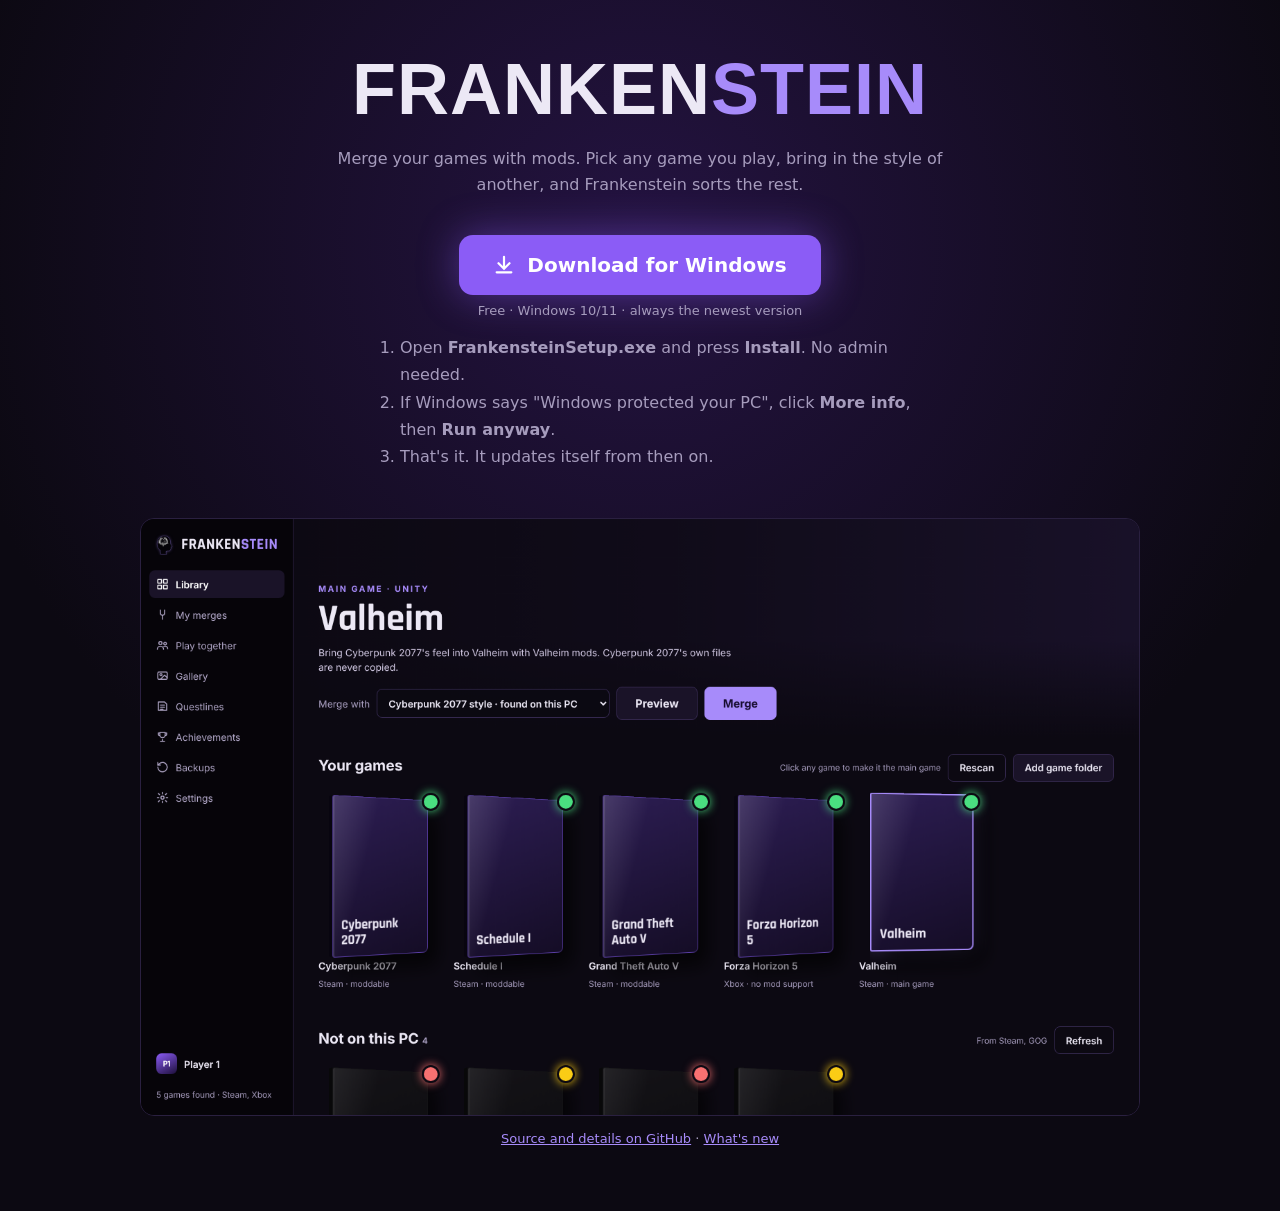
<file: docs/index.html>
<!doctype html>
<html lang="en">
<head>
<meta charset="utf-8">
<meta name="viewport" content="width=device-width, initial-scale=1">
<title>Frankenstein</title>
<meta name="description" content="Frankenstein: a Windows game launcher that merges games with mods, that works with any game.">
<style>
  :root { --bg: #0c0912; --panel: #120d1c; --line: #2a2040; --text: #ece8f5; --muted: #a69cbd; --accent: #a78bfa; --accent-strong: #8b5cf6; }
  * { box-sizing: border-box; }
  body { margin: 0; min-height: 100vh; background: radial-gradient(circle at 50% 20%, #241341 0%, var(--bg) 60%); color: var(--text);
    font-family: Inter, "Segoe UI", system-ui, sans-serif; display: flex; flex-direction: column; align-items: center; padding: 48px 16px; }
  h1 { font-family: Rajdhani, "Segoe UI", sans-serif; font-size: clamp(40px, 9vw, 72px); letter-spacing: 1px; margin: 0; }
  h1 span { color: var(--accent); }
  p { color: var(--muted); max-width: 620px; text-align: center; line-height: 1.6; }
  .btn { display: inline-flex; align-items: center; gap: 12px; margin: 22px 0 8px; padding: 18px 34px; border-radius: 14px; background: var(--accent-strong);
    color: #fff; font-size: 20px; font-weight: 700; text-decoration: none; box-shadow: 0 0 40px rgba(139,92,246,.45); }
  .btn:hover { background: #7c4ddb; }
  .btn:focus-visible { outline: 3px solid var(--text); outline-offset: 3px; }
  .small { font-size: 13px; }
  img.shot { width: min(1000px, 100%); margin-top: 32px; border-radius: 14px; border: 1px solid var(--line); }
  ol { color: var(--muted); max-width: 560px; line-height: 1.7; }
  a { color: var(--accent); }
</style>
</head>
<body>
  <h1>FRANKEN<span>STEIN</span></h1>
  <p>Merge your games with mods. Pick any game you play, bring in the style of another, and Frankenstein sorts the rest.</p>
  <a class="btn" href="https://github.com/LKZ007/game-merger/releases/latest/download/FrankensteinSetup.exe">
    <svg width="22" height="22" viewBox="0 0 24 24" fill="none" stroke="currentColor" stroke-width="2.4" stroke-linecap="round" aria-hidden="true"><path d="M12 3v12M6 10l6 6 6-6M4 20h16"/></svg>
    Download for Windows</a>
  <div class="small" style="color:var(--muted)">Free · Windows 10/11 · always the newest version</div>
  <ol>
    <li>Open <strong>FrankensteinSetup.exe</strong> and press <strong>Install</strong>. No admin needed.</li>
    <li>If Windows says "Windows protected your PC", click <strong>More info</strong>, then <strong>Run anyway</strong>.</li>
    <li>That's it. It updates itself from then on.</li>
  </ol>
  <img class="shot" src="screenshot.png" alt="Frankenstein's library with games as 3D boxes and a colour on each for how fun the merge would be">
  <p class="small"><a href="https://github.com/LKZ007/game-merger">Source and details on GitHub</a> · <a href="https://github.com/LKZ007/game-merger/blob/main/CHANGELOG.md">What's new</a></p>
</body>
</html>
</file>
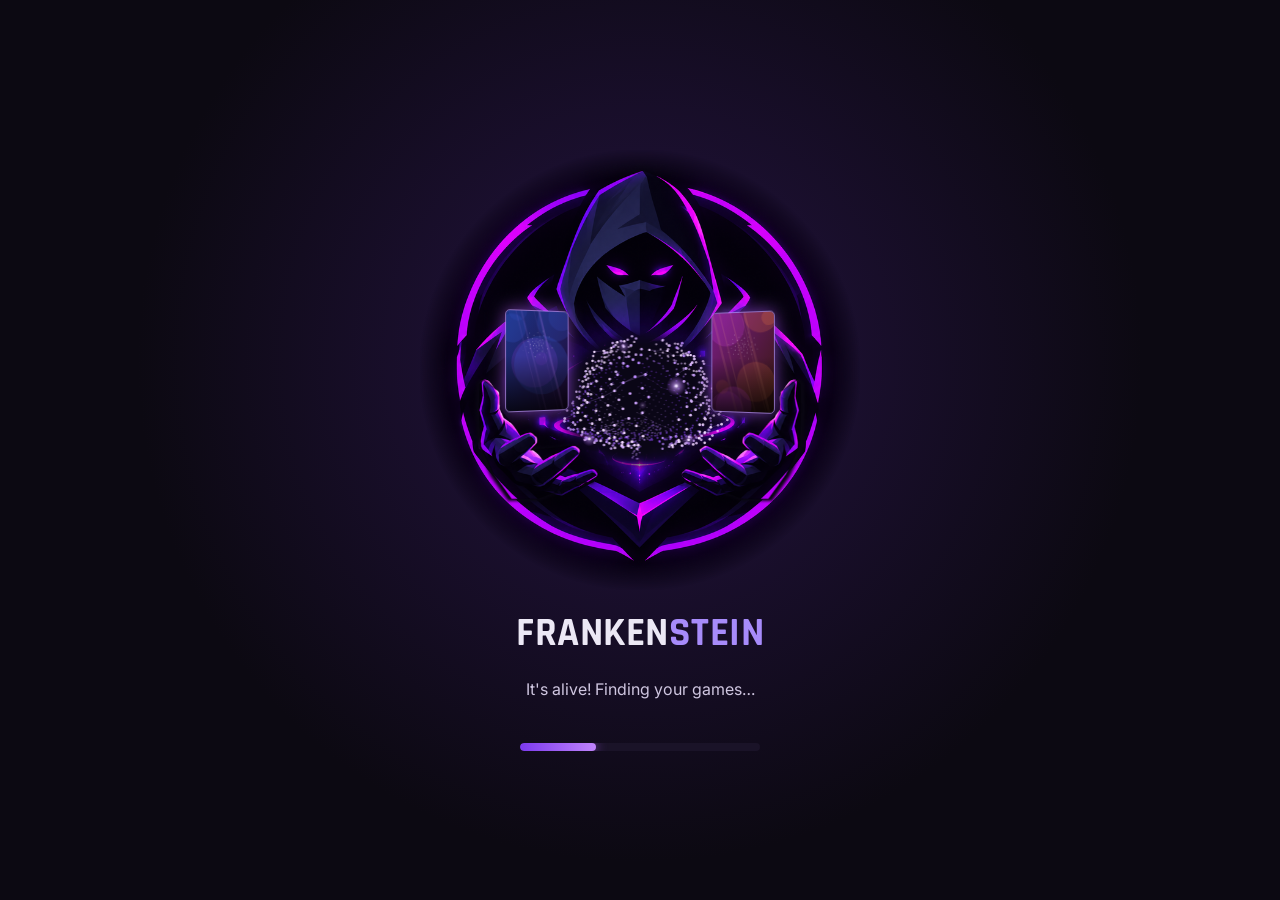
<file: gamemerger/web/index.html>
<!doctype html>
<html lang="en">
<head>
<meta charset="utf-8">
<meta name="viewport" content="width=device-width, initial-scale=1">
<title>Frankenstein</title>
<link rel="icon" href="logo/icon.png">
<link rel="preconnect" href="https://fonts.googleapis.com">
<link href="https://fonts.googleapis.com/css2?family=Rajdhani:wght@600;700&family=Inter:wght@400;500;600;700&display=swap" rel="stylesheet">
<script>
  // Every start loads this version's own scripts and styles fresh (never an older copy the web view kept)
  window.PAGE_BUILD = "3.54.3";
  window.ASSET_V = window.PAGE_BUILD + "-" + Date.now();
  document.write('<link rel="stylesheet" href="app.css?v=' + window.ASSET_V + '">');
</script>
</head>
<body>
<div class="splash" id="splash" role="status" aria-live="polite">
  <div class="splash-stage" id="splashStage" aria-label="Frankenstein" role="img">
    <img class="sp-base" src="logo/base.png" alt="">
    <canvas class="brain sp-brain" data-brain="front" aria-hidden="true"></canvas>
    <div class="sp-cover l" id="spCoverL"><div class="sp-card"></div></div>
    <div class="sp-cover r" id="spCoverR"><div class="sp-card"></div></div>
    <img class="sp-hand l" id="spHandL" src="logo/hand_l.png" alt="">
    <img class="sp-hand r" id="spHandR" src="logo/hand_r.png" alt="">
  </div>
  <div class="logo splash-logo">FRANKEN<span>STEIN</span></div>
  <div class="splash-line" id="splashLine">It's alive! Finding your games…</div>
  <div class="bar splash-bar" role="progressbar" aria-valuemin="0" aria-valuemax="100"><div id="splashFill"></div></div>
</div>
<canvas class="splash-burst" id="splashBurst" aria-hidden="true"></canvas>
<div class="winbar hidden" id="winbar">
  <div class="grow"></div>
  <button class="win-btn" id="winMin" aria-label="Minimise" title="Minimise"><svg viewBox="0 0 24 24" aria-hidden="true"><path d="M6 12h12"/></svg></button>
  <button class="win-btn" id="winFull" aria-label="Full screen" title="Full screen (F11)"><svg viewBox="0 0 24 24" aria-hidden="true"><path class="to-full" d="M4 9V4h5M20 9V4h-5M4 15v5h5M20 15v5h-5"/><path class="to-window" d="M9 4v5H4M15 4v5h5M9 20v-5H4M15 20v-5h5"/></svg></button>
  <button class="win-btn close" id="winClose" aria-label="Close" title="Close"><svg viewBox="0 0 24 24" aria-hidden="true"><path d="M6 6l12 12M18 6 6 18"/></svg></button>
</div>
<div class="app">
  <nav class="nav" aria-label="Main">
    <div class="logo"><img class="logo-brain" src="logo/icon.png" alt="" aria-hidden="true">FRANKEN<span>STEIN</span></div>
    <button class="nav-item active" data-view="library"><svg viewBox="0 0 24 24" aria-hidden="true"><rect x="3" y="3" width="7" height="7"/><rect x="14" y="3" width="7" height="7"/><rect x="3" y="14" width="7" height="7"/><rect x="14" y="14" width="7" height="7"/></svg>Library</button>
    <button class="nav-item" data-view="merges"><svg viewBox="0 0 24 24" aria-hidden="true"><path d="M8 3v6a4 4 0 0 0 8 0V3"/><path d="M12 13v8"/></svg>My merges</button>
    <button class="nav-item" data-view="party"><svg viewBox="0 0 24 24" aria-hidden="true"><circle cx="8" cy="8" r="3"/><circle cx="17" cy="9" r="2.5"/><path d="M2 20c0-3.3 2.7-6 6-6s6 2.7 6 6"/><path d="M14.5 14.5c.8-.3 1.6-.5 2.5-.5 2.8 0 5 2.2 5 5"/></svg>Play together</button>
    <button class="nav-item" data-view="gallery"><svg viewBox="0 0 24 24" aria-hidden="true"><rect x="3" y="5" width="18" height="14" rx="2"/><circle cx="9" cy="10" r="2"/><path d="m21 16-5-5-8 8"/></svg>Gallery</button>
    <button class="nav-item" data-view="quests"><svg viewBox="0 0 24 24" aria-hidden="true"><path d="M4 4h12l4 4v12H4z"/><path d="M8 10h8M8 14h8M8 18h5"/></svg>Questlines</button>
    <button class="nav-item" data-view="awards"><svg viewBox="0 0 24 24" aria-hidden="true"><path d="M8 21h8M12 17v4M7 4h10v5a5 5 0 0 1-10 0z"/><path d="M17 5h3v2a3 3 0 0 1-3 3M7 5H4v2a3 3 0 0 0 3 3"/></svg>Achievements</button>
    <button class="nav-item" data-view="backups"><svg viewBox="0 0 24 24" aria-hidden="true"><path d="M3 12a9 9 0 1 0 3-6.7L3 8"/><path d="M3 3v5h5"/></svg>Backups</button>
    <button class="nav-item" data-view="settings"><svg viewBox="0 0 24 24" aria-hidden="true"><circle cx="12" cy="12" r="3"/><path d="M12 2v3M12 19v3M4.2 4.2l2.1 2.1M17.7 17.7l2.1 2.1M2 12h3M19 12h3M4.2 19.8l2.1-2.1M17.7 6.3l2.1-2.1"/></svg>Settings</button>
    <div class="grow"></div>
    <button class="nav-item" id="navUpdate" title="Check GitHub for a newer Frankenstein right now"><svg viewBox="0 0 24 24" aria-hidden="true"><path d="M12 3v12"/><path d="m7 10 5 5 5-5"/><path d="M4 20h16"/></svg><span>Check for updates</span></button>
    <button class="me-chip" id="meChip"></button>
    <div class="nav-foot" id="navFoot">Looking for games…</div>
  </nav>

  <main class="main" id="main">
    <section class="view" id="view-library"></section>
    <section class="view hidden" id="view-setup"></section>
    <section class="view hidden" id="view-merges"></section>
    <section class="view hidden" id="view-party"></section>
    <section class="view hidden" id="view-gallery"></section>
    <section class="view hidden" id="view-quests"></section>
    <section class="view hidden" id="view-awards"></section>
    <section class="view hidden" id="view-backups"></section>
    <section class="view hidden" id="view-settings"></section>
  </main>

</div>

<div class="modal hidden" id="modal" role="dialog" aria-modal="true" aria-labelledby="modalTitle">
  <div class="modal-box">
    <h2 id="modalTitle"></h2>
    <div id="modalBody"></div>
    <div class="modal-actions" id="modalActions"></div>
  </div>
</div>
<div class="toast hidden" id="toast" role="status"></div>

<script>
  ["brain.js", "app.js", "gamepad.js"].forEach(function (f) { document.write('<script src="' + f + '?v=' + window.ASSET_V + '"><\/script>'); });
</script>
<script>
  // The startup screen can never keep you out: Skip after a few seconds (or Esc / a click), gone by itself
  // after 30, and a script error or mixed-up install is shown and reported instead of a frozen screen.
  (function () {
    var t0 = Date.now(), errors = [];
    function splash() { var s = document.getElementById("splash"); return s && !s.classList.contains("gone") ? s : null; }
    function line(text) { var l = document.getElementById("splashLine"); if (l) l.textContent = text; }
    function report(text) {
      try { if (window.pywebview && window.pywebview.api && window.pywebview.api.report_js_error) window.pywebview.api.report_js_error(text); } catch (e) {}
    }
    function skip() {
      var s = splash();
      if (!s) return;
      s.classList.add("gone");
      setTimeout(function () { if (s.parentNode) s.parentNode.removeChild(s); }, 700);
    }
    window.skipSplash = skip;
    window.addEventListener("error", function (e) {
      var text = (e && e.message ? e.message : "script error") + (e && e.filename ? " (" + e.filename.split("/").pop().split("?")[0] + ":" + e.lineno + ")" : "");
      errors.push(text);
      report(text);
      if (splash()) { line("Something went wrong starting up: " + text + ". Opening anyway…"); setTimeout(skip, 2500); }
    });
    window.addEventListener("keydown", function (e) { if (e.key === "Escape" && Date.now() - t0 > 1500) skip(); });
    var btn = document.createElement("button");
    btn.className = "btn ghost splash-skip";
    btn.textContent = "Skip";
    btn.onclick = skip;
    var tick = setInterval(function () {
      var s = splash(), age = (Date.now() - t0) / 1000;
      if (!s) return clearInterval(tick);
      if (age > 2 && window.APP_BUILD !== window.PAGE_BUILD) {
        // the page and its script are from different versions: say so, open, and let the self-check repair it
        line("Frankenstein's files are from two different versions. Opening anyway; Settings > Repair fixes it.");
        report("mixed install: page " + window.PAGE_BUILD + ", script " + (window.APP_BUILD || "old"));
        clearInterval(tick);
        return setTimeout(skip, 3000);
      }
      if (age > 6 && !btn.parentNode) s.appendChild(btn);
      if (age > 30) { report("startup took over 30 s"); skip(); }
    }, 500);
  })();
</script>
</body>
</html>
</file>
<file: gamemerger/web/app.css>
:root {
  --bg: #0c0912;
  --bg-deep: #060409;
  --panel: #120d1c;
  --card: #1a1328;
  --card-2: #221838;
  --line: #2a2040;
  --line-2: #3a2d57;
  --text: #ece8f5;
  --text-2: #cfc6e0;
  --muted: #a69cbd;
  --accent: #a78bfa;
  --accent-strong: #8b5cf6;
  --accent-ink: #160b2e;
  --violet-glow: rgba(167, 139, 250, 0.35);
  --good: #86d6a8;
  --warn-bg: #22163d;
  --warn-line: #6d4fc4;
  --bad: #f0a3b8;
  --display: Rajdhani, "Segoe UI", sans-serif;
  --body: Inter, "Segoe UI", system-ui, sans-serif;
}

* { box-sizing: border-box; }
html, body { margin: 0; height: 100%; background: var(--bg); color: var(--text); font-family: var(--body); font-size: 14px; }
button, input, select { font: inherit; color: inherit; }
button { cursor: pointer; }
svg { width: 18px; height: 18px; fill: none; stroke: currentColor; stroke-width: 2; stroke-linecap: round; stroke-linejoin: round; flex-shrink: 0; }
a { color: #c4b5fd; }
a:hover { color: #ddd6fe; }
.hidden { display: none !important; }
.grow { flex-grow: 1; }
.sr-only { position: absolute; width: 1px; height: 1px; overflow: hidden; clip: rect(0 0 0 0); white-space: nowrap; }
:focus-visible { outline: 2px solid var(--accent); outline-offset: 2px; }
::-webkit-scrollbar { width: 10px; height: 10px; }
::-webkit-scrollbar-thumb { background: #2c2242; border-radius: 10px; border: 2px solid var(--bg); }
::-webkit-scrollbar-track { background: transparent; }

.app { display: flex; height: 100vh; overflow: hidden; }

/* ---------- navigation ---------- */
.nav { width: 220px; flex-shrink: 0; background: var(--bg-deep); border-right: 1px solid var(--line); display: flex; flex-direction: column; gap: 4px; padding: 22px 12px; }
.logo { font-family: var(--display); font-weight: 700; font-size: 22px; letter-spacing: .5px; padding: 0 8px 18px; white-space: nowrap; }
.logo span { color: var(--accent); }
.nav-item { display: flex; align-items: center; gap: 10px; width: 100%; padding: 11px 10px; border: 0; border-radius: 8px; background: transparent; color: #b0a6c6; text-align: left; font-size: 14px; }
.nav-item:hover { background: #140e20; color: var(--text); }
.nav-item.active { background: var(--card); color: #fff; font-weight: 600; }
.pill { margin-left: auto; font-size: 10px; font-weight: 700; letter-spacing: .5px; text-transform: uppercase; color: var(--accent); border: 1px solid var(--line-2); border-radius: 999px; padding: 2px 7px; }
.nav-foot { font-size: 12px; color: var(--muted); padding: 10px 10px 0; }

/* ---------- main ---------- */
.main { flex-grow: 1; min-width: 0; overflow-y: auto; }
.view { min-height: 100%; }
.page { padding: 28px 36px 40px; display: flex; flex-direction: column; gap: 20px; max-width: 1200px; }
.page h1 { margin: 0; font-family: var(--display); font-size: 34px; font-weight: 700; letter-spacing: .3px; }
.page h2 { margin: 0; font-family: var(--display); font-size: 22px; font-weight: 700; letter-spacing: .3px; }
.lede { color: var(--muted); margin: -10px 0 0; max-width: 720px; line-height: 1.5; }

.btn { display: inline-flex; align-items: center; justify-content: center; gap: 8px; min-height: 40px; padding: 9px 16px; border-radius: 8px; border: 1px solid var(--line-2); background: var(--card); color: var(--text); font-weight: 600; font-size: 14px; }
.btn:hover { border-color: #5a4688; background: var(--card-2); }
.btn.primary { background: var(--accent); border-color: var(--accent); color: var(--accent-ink); }
.btn.primary:hover { background: #b9a2ff; }
.btn.big { min-height: 48px; padding: 12px 26px; font-size: 16px; font-weight: 700; }
.btn.ghost { background: transparent; }
.btn.danger { color: var(--bad); }
.btn:disabled { opacity: .5; cursor: not-allowed; }
.icon-btn { width: 40px; height: 40px; display: inline-flex; align-items: center; justify-content: center; background: transparent; border: 0; border-radius: 8px; color: var(--muted); }
.icon-btn:hover { background: var(--card); color: var(--text); }

.card { background: var(--panel); border: 1px solid var(--line); border-radius: 14px; padding: 18px 20px; }
.field { display: flex; flex-direction: column; gap: 6px; }
.field label, .label { font-size: 12px; font-weight: 600; letter-spacing: .4px; color: var(--muted); text-transform: uppercase; }
.input, select.input { background: var(--card); border: 1px solid var(--line-2); border-radius: 8px; padding: 10px 12px; color: var(--text); min-height: 42px; width: 100%; }
.input:focus { border-color: var(--accent); outline: none; }
.row { display: flex; gap: 10px; align-items: center; flex-wrap: wrap; }
.muted { color: var(--muted); }
.small { font-size: 12px; }
.note { background: var(--warn-bg); border: 1px solid var(--warn-line); color: #ddd6fe; border-radius: 10px; padding: 10px 14px; line-height: 1.5; }
.empty { color: var(--muted); padding: 28px; text-align: center; border: 1px dashed var(--line-2); border-radius: 14px; }

/* ---------- banner ---------- */
.banner { position: relative; min-height: 320px; display: flex; align-items: flex-end; padding: 30px 36px; background: #1d1430; overflow: hidden; }
.banner-art { position: absolute; inset: 0; background-size: cover; background-position: center 25%; opacity: .45; filter: saturate(.8); }
.banner-shade { position: absolute; inset: 0; background: linear-gradient(90deg, rgba(12,9,18,.96) 0%, rgba(12,9,18,.75) 45%, rgba(12,9,18,.25) 100%), linear-gradient(0deg, rgba(12,9,18,1) 0%, rgba(12,9,18,0) 45%); }
.banner-content { position: relative; display: flex; flex-direction: column; gap: 10px; max-width: 760px; }
.eyebrow { font-size: 12px; font-weight: 700; color: var(--accent); letter-spacing: 2.4px; text-transform: uppercase; }
.banner h1 { margin: 0; font-family: var(--display); font-size: 54px; line-height: 1; font-weight: 700; }
.banner p { margin: 0; color: var(--text-2); line-height: 1.5; max-width: 620px; }
.banner .row { margin-top: 8px; }
.banner select.input { width: auto; min-width: 320px; font-weight: 600; background: rgba(12,9,18,.85); }

/* ---------- 3D game cases ---------- */
.shelf { padding: 6px 36px 36px; display: flex; flex-direction: column; gap: 16px; }
.shelf-head { display: flex; align-items: baseline; justify-content: space-between; gap: 12px; flex-wrap: wrap; }
.grid { display: grid; grid-template-columns: repeat(auto-fill, minmax(150px, 1fr)); gap: 26px 22px; }
.tile { display: flex; flex-direction: column; gap: 8px; background: none; border: 0; padding: 0; text-align: left; color: inherit; }
.tile-name { font-weight: 600; font-size: 14px; line-height: 1.3; }
.tile-sub { font-size: 12px; color: var(--muted); }
.case { perspective: 900px; padding: 0 6px 0 16px; }
.case-inner { position: relative; aspect-ratio: 2 / 3; transform-style: preserve-3d; transform: rotateY(24deg); transition: transform .35s ease; }
.tile:hover .case-inner, .tile:focus-visible .case-inner, .tile.selected .case-inner { transform: rotateY(8deg) translateY(-6px); }
.case .spine { position: absolute; left: 0; top: 0; width: 16px; height: 100%; transform-origin: left center; transform: rotateY(90deg); background: #120b22; background-size: cover; background-position: left center; filter: brightness(.45); border-radius: 2px 0 0 2px; }
.case .face { position: absolute; inset: 0; border-radius: 3px 8px 8px 3px; background: var(--card-2); background-size: cover; background-position: center; border: 1px solid var(--line); box-shadow: 16px 20px 30px rgba(0,0,0,.7), inset 2px 0 0 rgba(255,255,255,.12); overflow: hidden; }
.case .face::after { content: ""; position: absolute; inset: 0; background: linear-gradient(105deg, rgba(255,255,255,.14) 0%, rgba(255,255,255,0) 35%); pointer-events: none; }
.case .face.placeholder { display: flex; align-items: flex-end; padding: 12px; font-family: var(--display); font-size: 20px; font-weight: 700; line-height: 1.05; background: linear-gradient(160deg, #2c1d52, #150d26); }
.tile.base .face { border-color: #5b3fa8; }
.tile.selected .face { border: 2px solid var(--accent); box-shadow: 16px 20px 30px rgba(0,0,0,.7), 0 0 26px var(--violet-glow); }
.case.small { width: 72px; padding: 0 4px 0 10px; }
.case.small .spine { width: 10px; }

/* ---------- merge setup ---------- */
.setup-head { display: flex; align-items: center; gap: 18px; }
.setup-head .case { width: 96px; }
.versus { font-family: var(--display); font-size: 30px; font-weight: 700; color: var(--accent); }
.section-title { display: flex; align-items: center; gap: 10px; margin-bottom: 12px; }
.step { width: 26px; height: 26px; border-radius: 50%; background: var(--accent); color: var(--accent-ink); font-weight: 700; display: inline-flex; align-items: center; justify-content: center; font-size: 13px; }
.check { display: flex; align-items: center; gap: 10px; padding: 8px 0; }
.check input { width: 18px; height: 18px; accent-color: var(--accent); }
.slot { display: flex; flex-direction: column; gap: 8px; padding: 12px 0; border-top: 1px solid var(--line); }
.slot:first-of-type { border-top: 0; }
.slot-head { display: flex; align-items: center; gap: 10px; flex-wrap: wrap; }
.slot-name { font-weight: 600; flex-grow: 1; }
.file { display: flex; align-items: center; gap: 10px; background: var(--card); border: 1px solid var(--line); border-radius: 8px; padding: 6px 6px 6px 12px; }
.file .name { font-weight: 500; }
.file .info { font-size: 12px; color: var(--muted); flex-grow: 1; }
.file .info.bad { color: var(--bad); }
.modes { display: grid; grid-template-columns: repeat(3, minmax(0, 1fr)); gap: 12px; }
.mode { display: flex; flex-direction: column; gap: 4px; text-align: left; background: var(--card); border: 1px solid var(--line-2); border-radius: 10px; padding: 12px 14px; color: var(--text); }
.mode.on { border: 2px solid var(--accent); padding: 11px 13px; }
.mode strong { font-size: 14px; }
.mode span { font-size: 12px; color: var(--muted); line-height: 1.45; }
.two { display: grid; grid-template-columns: minmax(0, 1fr) minmax(0, 1.4fr); gap: 14px; }

/* ---------- merges list ---------- */
.merge { display: flex; gap: 18px; align-items: center; }
.merge-info { flex-grow: 1; min-width: 0; display: flex; flex-direction: column; gap: 4px; }
.merge-name { font-family: var(--display); font-size: 22px; font-weight: 700; }
.merge { padding: 22px 24px; gap: 24px; }
.merge-actions { display: flex; flex-direction: column; gap: 10px; align-items: stretch; width: 380px; flex-shrink: 0; }
.merge-row .btn { white-space: nowrap; padding-left: 10px; padding-right: 10px; }
.merge-actions .play-big { font-size: 20px; padding: 16px 22px; border-radius: 12px; letter-spacing: .5px; box-shadow: 0 8px 28px var(--violet-glow); }
.merge-row { display: flex; gap: 8px; }
.merge-row > .btn, .merge-row > .more { flex: 1; }
.merge-row .more > .btn { width: 100%; }
.more { position: relative; }
.more-menu { position: absolute; right: 0; top: calc(100% + 6px); z-index: 15; min-width: 220px; padding: 6px; border-radius: 12px;
  background: var(--card-2); border: 1px solid var(--line); box-shadow: 0 18px 40px rgba(0,0,0,.6); display: flex; flex-direction: column; }
.more-menu[hidden] { display: none; }
.more-menu button { all: unset; cursor: pointer; padding: 9px 12px; border-radius: 8px; font-size: 14px; color: var(--text); }
.more-menu button:hover, .more-menu button:focus-visible { background: rgba(139,92,246,.22); }
.more-menu button.danger { color: #ff8a8a; }
.more-menu hr { border: 0; border-top: 1px solid var(--line); margin: 6px 4px; width: auto; }
.ingame { line-height: 1.45; padding: 8px 10px; border-radius: 10px; background: rgba(139,92,246,.10); border: 1px solid rgba(139,92,246,.25); }
.ingame.muted { background: none; border-color: var(--line); }
.ingame.warn { background: rgba(245,158,11,.10); border-color: rgba(245,158,11,.4); margin-top: 6px; }
@media (max-width: 900px) { .merge { flex-wrap: wrap; } .merge-actions { width: 100%; } }
.tag { display: inline-block; font-size: 11px; font-weight: 600; padding: 2px 8px; border-radius: 999px; background: var(--card-2); color: var(--text-2); }

/* ---------- progress / modal / toast ---------- */
.modal { position: fixed; inset: 0; background: rgba(4,2,8,.72); display: flex; align-items: center; justify-content: center; z-index: 20; padding: 20px; }
.modal-box { width: min(620px, 100%); max-height: 90vh; overflow: auto; background: var(--panel); border: 1px solid var(--line-2); border-radius: 16px; padding: 22px 24px; display: flex; flex-direction: column; gap: 14px; }
.modal-box h2 { margin: 0; font-family: var(--display); font-size: 26px; }
.modal-actions { display: flex; justify-content: flex-end; gap: 10px; flex-wrap: wrap; }
.bar { height: 8px; background: var(--card); border-radius: 999px; overflow: hidden; }
.bar > div { height: 100%; width: 30%; background: var(--accent); border-radius: 999px; transition: width .3s; }
.bar.indeterminate > div { animation: slide 1.2s ease-in-out infinite; }
@keyframes slide { 0% { margin-left: -30%; } 100% { margin-left: 100%; } }
.log { background: var(--bg-deep); border: 1px solid var(--line); border-radius: 10px; padding: 10px 12px; font-family: Consolas, ui-monospace, monospace; font-size: 12px; line-height: 1.55; max-height: 240px; overflow: auto; white-space: pre-wrap; color: var(--text-2); }
.toast { position: fixed; bottom: 22px; left: 50%; transform: translateX(-50%); background: var(--card-2); border: 1px solid var(--line-2); padding: 10px 16px; border-radius: 10px; z-index: 30; box-shadow: 0 10px 30px rgba(0,0,0,.5); max-width: 80vw; }

/* ---------- Franklin ---------- */
.msg { max-width: 92%; padding: 10px 12px; font-size: 13px; line-height: 1.55; border-radius: 12px 12px 12px 4px; background: var(--card); color: #e4def0; overflow-wrap: anywhere; }
.msg.me { align-self: flex-end; max-width: 85%; background: #2e2350; border-radius: 12px 12px 4px 12px; }
.msg.err { background: var(--warn-bg); border: 1px solid var(--warn-line); }
.msg p { margin: 0 0 6px; } .msg p:last-child { margin: 0; }
.msg ul { margin: 4px 0 6px; padding-left: 18px; }
.msg.typing::after { content: "▍"; color: var(--accent); animation: blink 1s steps(2) infinite; }
@keyframes blink { 50% { opacity: 0; } }

@media (max-width: 1180px) {
  .modes { grid-template-columns: minmax(0, 1fr); }
  .two { grid-template-columns: minmax(0, 1fr); }
}

/* ---------- splash and avatar ---------- */
.splash { position: fixed; inset: 0; z-index: 50; background: radial-gradient(circle at 50% 40%, #241341 0%, #0c0912 60%); display: flex; flex-direction: column; align-items: center; justify-content: center; gap: 18px; transition: opacity .6s ease; }
.splash.gone { opacity: 0; pointer-events: none; }
.splash-avatar { width: 260px; height: 260px; border-radius: 50%; animation: float 3.2s ease-in-out infinite; position: relative; background: radial-gradient(circle, rgba(139,92,246,.22) 0%, rgba(139,92,246,0) 65%); }
.splash-avatar::after { content: ""; position: absolute; inset: -14px; border-radius: 50%; border: 2px solid rgba(167,139,250,.5); animation: ring 2.4s ease-out infinite; }
.splash-avatar canvas { width: 100%; height: 100%; display: block; }
.splash-logo { font-size: 40px; padding: 0; }
.splash-line { color: var(--text-2); font-size: 16px; max-width: 460px; text-align: center; line-height: 1.5; min-height: 48px; }
.splash-bar { width: 240px; }
@keyframes float { 0%, 100% { transform: translateY(0); } 50% { transform: translateY(-10px); } }
@keyframes ring { 0% { transform: scale(.92); opacity: .9; } 100% { transform: scale(1.18); opacity: 0; } }
.nav-avatar { width: 24px; height: 24px; }
canvas.brain { display: block; }
@media (prefers-reduced-motion: reduce) { .splash-avatar, .splash-avatar::after { animation: none; } }

.advanced summary { list-style: none; cursor: pointer; display: flex; align-items: baseline; gap: 12px; flex-wrap: wrap; }
.advanced summary::-webkit-details-marker { display: none; }
.advanced summary h2::before { content: "▸ "; color: var(--accent); }
.advanced[open] summary h2::before { content: "▾ "; }

/* ---------- voice, playing, settings switch ---------- */
.playing-banner { display: flex; align-items: center; gap: 12px; padding: 12px 16px; margin-bottom: 16px; border-radius: 12px; background: linear-gradient(90deg, rgba(139,92,246,.22), rgba(139,92,246,.06)); border: 1px solid rgba(167,139,250,.35); }
.playing-banner .dot { width: 10px; height: 10px; border-radius: 50%; background: var(--accent); box-shadow: 0 0 0 0 rgba(167,139,250,.6); animation: livepulse 1.6s infinite; }
@keyframes livepulse { 70% { box-shadow: 0 0 0 10px rgba(167,139,250,0); } 100% { box-shadow: 0 0 0 0 rgba(167,139,250,0); } }
.tag.live { background: rgba(139,92,246,.3); color: #fff; }
.switch { display: flex; align-items: center; gap: 10px; cursor: pointer; font-weight: 600; }
.switch input { width: 18px; height: 18px; accent-color: var(--accent); }
@media (prefers-reduced-motion: reduce) { .playing-banner .dot { animation: none; } }

/* ---------- gallery ---------- */
.shots { display: grid; grid-template-columns: repeat(auto-fill, minmax(200px, 1fr)); gap: 10px; }
.shot { padding: 0; border: 1px solid var(--line); border-radius: 10px; overflow: hidden; background: #0c0912; aspect-ratio: 16 / 9; cursor: pointer; }
.shot img { width: 100%; height: 100%; object-fit: cover; display: block; }
.shot .clip { display: flex; align-items: center; justify-content: center; height: 100%; color: var(--text-2); font-size: 12px; padding: 8px; }
.shot:hover { border-color: var(--accent); }

/* borderless window: our own title strip with minimise / full screen / close */
.winbar { position: fixed; top: 0; left: 0; right: 0; height: 34px; z-index: 60; display: flex; align-items: stretch; background: var(--bg-deep); border-bottom: 1px solid var(--line); }
.win-btn { width: 48px; display: inline-flex; align-items: center; justify-content: center; background: transparent; border: 0; color: var(--muted); cursor: default; }
.win-btn svg { width: 16px; height: 16px; fill: none; stroke: currentColor; stroke-width: 2; stroke-linecap: round; stroke-linejoin: round; }
.win-btn:hover { background: var(--card-2); color: var(--text); }
.win-btn:focus-visible { outline: 2px solid var(--accent); outline-offset: -2px; }
.win-btn.close:hover { background: #5b1f4a; color: #fff; }
.win-btn .to-window { display: none; }
body.fullscreen .win-btn .to-full { display: none; }
body.fullscreen .win-btn .to-window { display: inline; }
body.framed .app { height: calc(100vh - 34px); margin-top: 34px; }
body.framed .splash { top: 34px; }

/* every game you own: ones that aren't on this PC look switched off */
.tile.owned .face, .tile.owned .spine { filter: grayscale(.85) brightness(.55); }
.tile.owned:hover .face, .tile.owned:focus-visible .face { filter: grayscale(.4) brightness(.8); }
.tile.owned .tile-name { color: var(--text-2); }

/* fun rating: green great, yellow OK, red doable but not as great */
.tile { --fun: transparent; }
.tile[data-fun="green"] { --fun: #4ade80; }
.tile[data-fun="yellow"] { --fun: #facc15; }
.tile[data-fun="red"] { --fun: #f87171; }
.tile[data-fun="pending"] { --fun: #6b6480; }
.tile[data-fun="pending"] .case::after { animation: fun-wait 1.2s ease-in-out infinite; box-shadow: none; }
@keyframes fun-wait { 50% { opacity: .35; } }
.tile .case { position: relative; }
.tile[data-fun] .case::after { content: ""; position: absolute; top: -7px; right: -2px; width: 20px; height: 20px; border-radius: 50%;
  background: var(--fun); border: 3px solid var(--bg); box-shadow: 0 0 14px var(--fun); z-index: 2; }
body.fun-halo .tile[data-fun] .case::after { display: none; }
body.fun-halo .tile[data-fun] .face { border: 2px solid var(--fun); box-shadow: 16px 20px 30px rgba(0,0,0,.7), 0 0 28px var(--fun); }

/* merge preview */
.modal-box.wide { width: min(1000px, 100%); }
.preview-loading { display: flex; flex-direction: column; align-items: center; gap: 8px; padding: 30px 0; }
.pv-label { align-self: flex-start; display: inline-block; font-size: 12px; font-weight: 700; letter-spacing: .08em; text-transform: uppercase; color: var(--accent); background: var(--warn-bg); border: 1px solid var(--warn-line); border-radius: 999px; padding: 4px 12px; }
.pv-pitch { display: flex; gap: 12px; align-items: flex-start; margin-top: 12px; }
.pv-pitch p { margin: 0; font-size: 15px; line-height: 1.5; color: var(--text-2); }
.pv-clips { display: grid; grid-template-columns: repeat(auto-fit, minmax(280px, 1fr)); gap: 14px; margin-top: 14px; }
.pv-clip { margin: 0; }
.pv-clip video, .pv-clip img { width: 100%; aspect-ratio: 16 / 9; object-fit: cover; border-radius: 10px; background: var(--bg-deep); border: 1px solid var(--line); display: block; }
.pv-clip figcaption { margin-top: 6px; font-size: 13px; color: var(--muted); }
.pv-h { margin: 18px 0 8px; font-size: 15px; }
.pv-pics { display: grid; grid-template-columns: repeat(auto-fill, minmax(170px, 1fr)); gap: 12px; }
.pv-pics figure { margin: 0; }
.pv-pics img { width: 100%; aspect-ratio: 16 / 9; object-fit: cover; border-radius: 8px; border: 1px solid var(--line); display: block; background: var(--bg-deep); }
.pv-pics figcaption { display: flex; flex-direction: column; font-size: 12px; margin-top: 5px; color: var(--muted); }
.pv-pics figcaption strong { color: var(--text-2); }
body.fun-halo .tile.owned[data-fun] .case-inner { filter: drop-shadow(0 0 12px var(--fun)); }

/* merge animation: two boxes spin in, fuse, one comes out */
.fusion { position: fixed; inset: 0; z-index: 70; background: radial-gradient(circle at 50% 50%, #2a1450 0%, #0c0912 65%); overflow: hidden; cursor: pointer; animation: fz-in .25s ease both; }
.fusion.fz-out { animation: fz-fade .35s ease both; }
.fz-box { position: absolute; left: 50%; top: 46%; width: 220px; margin: -165px 0 0 -110px; }
.fz-box .case-inner { transform: none; }
.fz-left { animation: fz-left 1.6s cubic-bezier(.55,0,.75,.4) both; }
.fz-right { animation: fz-right 1.6s cubic-bezier(.55,0,.75,.4) both; }
.fz-merged { width: 260px; margin: -195px 0 0 -130px; opacity: 0; animation: fz-reveal 1.4s cubic-bezier(.2,.9,.3,1.2) 1.65s both; }
.fz-merged .face { box-shadow: 0 0 60px var(--violet-glow), 16px 20px 30px rgba(0,0,0,.7); border: 2px solid var(--accent); }
.fz-flash { position: absolute; left: 50%; top: 46%; width: 40px; height: 40px; margin: -20px; border-radius: 50%;
  background: radial-gradient(circle, #fff 0%, #c4b5fd 30%, rgba(139,92,246,.6) 55%, rgba(139,92,246,0) 72%); opacity: 0; animation: fz-flash .9s ease-out 1.45s both; }
.fz-sparks { position: absolute; inset: 0; pointer-events: none; }
.fz-title { position: absolute; left: 0; right: 0; top: calc(46% + 220px); text-align: center; opacity: 0; animation: fz-up .6s ease 2.4s both; }
.fz-title h1 { margin: 6px 0 0; font-family: var(--display); font-size: 40px; }
.fz-skip { position: absolute; right: 28px; bottom: 26px; }
.fz-instant .fz-left, .fz-instant .fz-right, .fz-instant .fz-flash { display: none; }
.fz-instant .fz-merged, .fz-instant .fz-title { animation: none; opacity: 1; }
@keyframes fz-left { 0% { transform: translateX(-380px) rotateY(0) scale(1); } 100% { transform: translateX(0) rotateY(1080deg) scale(.55); opacity: .2; } }
@keyframes fz-right { 0% { transform: translateX(380px) rotateY(0) scale(1); } 100% { transform: translateX(0) rotateY(-1080deg) scale(.55); opacity: .2; } }
@keyframes fz-flash { 0% { opacity: 0; transform: scale(.2); } 25% { opacity: 1; } 100% { opacity: 0; transform: scale(26); } }
@keyframes fz-reveal { 0% { opacity: 0; transform: scale(.3) rotateY(540deg); } 60% { opacity: 1; } 100% { opacity: 1; transform: scale(1) rotateY(-18deg); } }
@keyframes fz-up { from { opacity: 0; transform: translateY(14px); } to { opacity: 1; transform: none; } }
@keyframes fz-in { from { opacity: 0; } }
@keyframes fz-fade { to { opacity: 0; } }

/* achievements */
.awards { display: grid; grid-template-columns: repeat(auto-fill, minmax(260px, 1fr)); gap: 12px; margin-top: 16px; }
.award { display: flex; gap: 14px; align-items: flex-start; padding: 14px 16px; background: var(--card); border: 1px solid var(--line); border-radius: 12px; opacity: .55; }
.award.got { opacity: 1; border-color: var(--warn-line); box-shadow: 0 0 22px rgba(139,92,246,.18); }
.award-icon { font-size: 26px; line-height: 1; color: var(--muted); }
.award.got .award-icon { color: var(--accent); }
.award-date { color: var(--accent); margin-top: 4px; }

/* accounts */
.who { position: fixed; inset: 0; z-index: 55; display: flex; align-items: center; justify-content: center; background: radial-gradient(circle at 50% 40%, #241341 0%, #0c0912 65%); outline: none; }
body.framed .who { top: 34px; }
.who-box { display: flex; flex-direction: column; align-items: center; gap: 14px; text-align: center; padding: 20px; }
.who-box h2 { font-family: var(--display); font-size: 40px; margin: 0; }
.who-list { display: flex; flex-wrap: wrap; justify-content: center; gap: 26px; margin-top: 16px; }
.who-pick { display: flex; flex-direction: column; align-items: center; gap: 8px; background: none; border: 0; color: var(--text); font-size: 16px; font-weight: 600; padding: 8px; border-radius: 14px; }
.who-pick:hover .who-avatar, .who-pick:focus-visible .who-avatar { box-shadow: 0 0 0 3px var(--accent), 0 0 30px var(--violet-glow); }
.who-pick:focus-visible { outline: none; }
.who-avatar { --c: #8b5cf6; width: 104px; height: 104px; border-radius: 22px; display: flex; align-items: center; justify-content: center; font-family: var(--display); font-weight: 700; font-size: 38px;
  color: #fff; background: linear-gradient(150deg, var(--c), #1d0f3a); transition: box-shadow .2s; }
.who-avatar.big { width: 88px; height: 88px; font-size: 32px; }
.who-avatar.tiny { width: 30px; height: 30px; font-size: 13px; border-radius: 8px; flex-shrink: 0; }
.pin-dots { font-size: 22px; letter-spacing: 8px; min-height: 30px; color: var(--accent); }
.pin-pad { display: grid; grid-template-columns: repeat(3, 72px); gap: 10px; }
.pin-key { height: 60px; border-radius: 12px; background: var(--card); border: 1px solid var(--line); color: var(--text); font-size: 20px; font-weight: 600; }
.pin-key:hover, .pin-key:focus-visible { background: var(--card-2); border-color: var(--accent); outline: none; }
.bad { color: var(--bad); }
.me-chip { display: flex; align-items: center; gap: 10px; width: 100%; padding: 8px 10px; background: none; border: 0; border-radius: 10px; color: var(--text); font-weight: 600; text-align: left; }
.me-chip:hover, .me-chip:focus-visible { background: var(--card); outline: none; }
.me-chip:empty { display: none; }
.acct { padding: 12px 0; border-top: 1px solid var(--line); }
.acct-perms { display: flex; flex-wrap: wrap; gap: 6px 18px; margin: 10px 0 0 40px; }

/* push-to-talk */
@keyframes mic-pulse { 50% { box-shadow: 0 0 0 10px rgba(167,139,250,.12); } }

/* controller: a strong focus ring so you can see where you are from the couch */
body.pad :focus { outline: 3px solid var(--accent) !important; outline-offset: 3px; box-shadow: 0 0 24px var(--violet-glow); }
body.pad .tile:focus { outline: none !important; box-shadow: none; }
body.pad .tile:focus .face { border: 2px solid var(--accent); box-shadow: 0 0 30px var(--violet-glow); }

/* questlines */
.quest.done { border-color: var(--warn-line); }
.q-step { padding: 12px 0; border-top: 1px solid var(--line); display: flex; flex-direction: column; gap: 6px; }
.q-reward { color: var(--accent); }

.logo { display: flex; align-items: center; }
.logo-brain { width: 34px; height: 34px; flex-shrink: 0; margin-right: 8px; border-radius: 50%; }

/* mod browser: every site in one list */
.mod-results { max-height: 420px; overflow: auto; margin-top: 10px; }
.mod-hit { padding: 10px 0; border-top: 1px solid var(--line); flex-wrap: nowrap; align-items: flex-start; }
.mod-pic { width: 96px; height: 54px; object-fit: cover; border-radius: 6px; flex-shrink: 0; background: var(--card); }
.src-tag { display: inline-block; font-size: 11px; font-weight: 600; padding: 1px 7px; border-radius: 999px; margin-left: 6px; vertical-align: 2px; border: 1px solid currentColor; }
.src-nexus { color: #f7a24b; }
.src-curseforge { color: #f16436; }
.src-modrinth { color: #1bd96a; }
.chips { gap: 6px; margin-top: 10px; }
.chip { background: transparent; color: var(--text-2); border: 1px solid var(--line-2); border-radius: 999px; padding: 6px 12px; font-size: 13px; cursor: pointer; }
.chip.on, .chip:hover { border-color: var(--accent); color: #fff; }

/* controller badge and button map */
.pad-badge { position: absolute; left: 22px; top: 8px; font-size: 13px; line-height: 1; padding: 4px 6px; border-radius: 8px;
  background: rgba(12,9,18,.85); border: 1px solid var(--line-2); color: var(--text); z-index: 2; }
.pad-badge[data-kind="mapped"] { border-color: var(--accent); }
.tag-btn { cursor: pointer; font: inherit; }
.tag-btn:hover { border-color: var(--accent); color: #fff; }
.pad-grid { display: grid; grid-template-columns: repeat(auto-fill, minmax(220px, 1fr)); gap: 8px 14px; margin: 12px 0; max-height: 340px; overflow: auto; }
.pad-row { display: flex; align-items: center; gap: 8px; }
.pad-row label { flex: 1; font-size: 13px; color: var(--text-2); }
.pad-row .input { width: 120px; }
.tile .case { position: relative; }

/* rundown while a merge loads */
.rundown { position: fixed; inset: 0; z-index: 60; background: radial-gradient(circle at 30% 20%, rgba(59,31,115,.6), transparent 60%), #0a0710; display: flex; align-items: center; justify-content: center; padding: 30px; }
.rd-box { width: min(1000px, 100%); background: var(--card); border: 1px solid var(--line-2); border-radius: 16px; padding: 30px 34px; max-height: 100%; overflow: auto; }
.rd-box h1 { margin: 6px 0 4px; font-size: 38px; }
.rd-grid { display: grid; grid-template-columns: repeat(auto-fit, minmax(280px, 1fr)); gap: 14px 26px; margin: 22px 0; }
.rd-grid h3 { margin: 0 0 6px; color: var(--accent); font-size: 14px; letter-spacing: 1px; text-transform: uppercase; }
.rd-grid ul { margin: 0; padding-left: 18px; color: var(--text-2); line-height: 1.55; }
.rd-actions { gap: 10px; align-items: center; }
.creative-tag { color: #f0abfc; }
.btn.creative { border-color: #c084fc; color: #f0abfc; }

/* the two games in the merge glow purple; every game can be made the host */
.tile.picked .face { border: 2px solid #b388ff; box-shadow: 0 0 0 3px rgba(167,118,255,.45), 0 0 34px 8px rgba(139,92,246,.75), 16px 20px 30px rgba(0,0,0,.7); }
.tile.picked .case { animation: halo 2.4s ease-in-out infinite; border-radius: 10px; }
@keyframes halo { 0%, 100% { filter: drop-shadow(0 0 6px rgba(139,92,246,.6)); } 50% { filter: drop-shadow(0 0 18px rgba(167,118,255,.95)); } }
.tile { position: relative; }
.pick-badge { position: absolute; top: -10px; left: 6px; z-index: 3; background: #7c3aed; color: #fff; font-size: 11px; font-weight: 700;
  padding: 2px 8px; border-radius: 999px; box-shadow: 0 0 12px rgba(139,92,246,.8); letter-spacing: .03em; }
.pick-badge.host { background: #a855f7; }
.make-host { align-self: flex-start; font-size: 11px; padding: 3px 9px; border-radius: 999px; border: 1px solid #5b3fa8; color: #d8c7ff;
  background: rgba(124,58,237,.18); cursor: pointer; }
.make-host:hover { background: rgba(124,58,237,.45); color: #fff; }
.make-host.off { opacity: .45; cursor: default; }
.merge-pair { position: absolute; top: 22px; right: 28px; z-index: 2; background: rgba(12,8,22,.72); border: 1px solid #5b3fa8; border-radius: 14px;
  padding: 12px 14px; backdrop-filter: blur(6px); box-shadow: 0 0 24px rgba(139,92,246,.35); }
.pair-row { display: flex; align-items: center; gap: 12px; margin-top: 6px; }
.pair-card { display: flex; flex-direction: column; align-items: center; gap: 6px; width: 104px; text-align: center; }
.pair-cover { width: 96px; height: 128px; border-radius: 8px; background: #241a3d center/cover no-repeat; border: 2px solid #b388ff;
  box-shadow: 0 0 18px rgba(139,92,246,.7); display: flex; align-items: center; justify-content: center; font-size: 12px; padding: 6px; color: #d8c7ff; }
.pair-label { display: flex; flex-direction: column; font-size: 12px; line-height: 1.2; }
.pair-fuse { font-size: 28px; font-weight: 800; color: #c4a5ff; text-shadow: 0 0 12px rgba(167,118,255,.9); }
@media (max-width: 1100px) { .merge-pair { top: 12px; right: 12px; transform: scale(.8); transform-origin: top right; } }

/* Spawner */
.sp-cats { display: flex; flex-wrap: wrap; gap: 6px; margin: 10px 0; }
.sp-grid { display: grid; grid-template-columns: repeat(auto-fill, minmax(110px, 1fr)); gap: 8px; max-height: 52vh; overflow-y: auto; padding: 2px; }
.sp-tile { display: flex; flex-direction: column; align-items: center; gap: 4px; padding: 10px 6px; border-radius: 10px; color: inherit;
  background: hsla(var(--h), 55%, 30%, .35); border: 1px solid hsla(var(--h), 60%, 60%, .45); cursor: pointer; min-height: 104px; }
.sp-tile:hover, .sp-tile:focus-visible { background: hsla(var(--h), 60%, 40%, .55); box-shadow: 0 0 14px hsla(var(--h), 80%, 60%, .5); }
.sp-ico { width: 40px; height: 40px; border-radius: 50%; display: flex; align-items: center; justify-content: center; font-size: 20px; font-weight: 800;
  background: hsla(var(--h), 70%, 55%, .35); }
.sp-name { font-size: 12px; font-weight: 600; text-align: center; line-height: 1.2; }
.sp-cat { font-size: 10px; color: var(--muted); }
.slot.hero { border-left: 3px solid #a855f7; padding-left: 10px; background: rgba(124,58,237,.08); border-radius: 6px; }

/* covers: always art (real or made from the name), floating in 3D with a light sweep; they tilt toward the mouse */
.case .face.placeholder { background-size: cover; text-shadow: 0 2px 10px rgba(0,0,0,.8); }
.case-inner { animation: cover-float 7s ease-in-out infinite; }
.tile:nth-child(3n+1) .case-inner { animation-delay: -2.3s; }
.tile:nth-child(3n+2) .case-inner { animation-delay: -4.6s; }
.tile:nth-child(4n) .case-inner { animation-duration: 8.5s; }
@keyframes cover-float {
  0%, 100% { transform: rotateY(24deg) rotateX(0deg) translateY(0); }
  50% { transform: rotateY(16deg) rotateX(3deg) translateY(-5px); }
}
.case .face::before { content: ""; position: absolute; inset: -20%; pointer-events: none; z-index: 1;
  background: linear-gradient(115deg, transparent 40%, rgba(255,255,255,.22) 50%, transparent 60%);
  transform: translateX(-120%); animation: cover-sweep 6s ease-in-out infinite; }
.tile:nth-child(2n) .case .face::before { animation-delay: -3s; }
@keyframes cover-sweep { 0%, 55% { transform: translateX(-120%); } 85%, 100% { transform: translateX(120%); } }
.tile:hover .case-inner, .tile:focus-visible .case-inner, .tile.selected .case-inner {
  animation: none; transform: rotateY(var(--ry, 8deg)) rotateX(var(--rx, 0deg)) translateY(-8px) scale(1.03); transition: transform .12s ease-out; }
.tile:hover .case .face::after { background: radial-gradient(circle at var(--lx, 30%) 20%, rgba(255,255,255,.28), rgba(255,255,255,0) 55%); }
@media (prefers-reduced-motion: reduce) {
  .case-inner, .case .face::before { animation: none !important; }
  .tile:hover .case-inner { transform: rotateY(8deg) translateY(-6px); }
}
.pair-cover.placeholder { align-items: flex-end; font-weight: 700; color: #fff; text-shadow: 0 2px 8px rgba(0,0,0,.8); }

/* preview slideshow: the two games fused, then what you can do in the merge */
.pv-show { position: relative; aspect-ratio: 16 / 8; border-radius: 12px; overflow: hidden; margin: 12px 0; background: #0d0818; border: 1px solid #5b3fa8; box-shadow: 0 0 30px rgba(139,92,246,.35); }
.pv-slide { position: absolute; inset: 0; opacity: 0; transition: opacity .8s ease; }
.pv-slide.on { opacity: 1; }
.pv-img, .pv-half { position: absolute; inset: 0; background: center / cover no-repeat; }
.pv-slide.on .pv-img { animation: pv-zoom 5s ease-out both; }
@keyframes pv-zoom { from { transform: scale(1.02); } to { transform: scale(1.12); } }
.pv-half.l { clip-path: polygon(0 0, 58% 0, 42% 100%, 0 100%); }
.pv-half.r { clip-path: polygon(58% 0, 100% 0, 100% 100%, 42% 100%); filter: saturate(1.2) hue-rotate(-12deg); }
.pv-slide.on .pv-half.l { animation: pv-in-l 1.2s ease-out both; }
.pv-slide.on .pv-half.r { animation: pv-in-r 1.2s ease-out both; }
@keyframes pv-in-l { from { transform: translateX(-8%); } to { transform: none; } }
@keyframes pv-in-r { from { transform: translateX(8%); } to { transform: none; } }
.pv-seam { position: absolute; inset: 0; background: linear-gradient(107deg, transparent 48.2%, #c4a5ff 49.6%, #fff 50%, #c4a5ff 50.4%, transparent 51.8%);
  filter: drop-shadow(0 0 12px #a855f7); mix-blend-mode: screen; }
.pv-cap { position: absolute; left: 0; right: 0; bottom: 0; padding: 40px 20px 18px; font-size: 18px; font-weight: 700; color: #fff;
  background: linear-gradient(transparent, rgba(8,4,18,.92)); text-shadow: 0 2px 8px rgba(0,0,0,.9); }
.pv-cap.big { display: flex; align-items: center; justify-content: center; gap: 16px; font-family: var(--display); font-size: 30px; }
.pv-cap.big b { color: #c4a5ff; text-shadow: 0 0 16px #a855f7; }
.pv-nav { position: absolute; top: 50%; transform: translateY(-50%); width: 38px; height: 38px; border-radius: 50%; border: 0; z-index: 2;
  background: rgba(10,6,20,.6); color: #fff; font-size: 24px; cursor: pointer; }
.pv-nav.prev { left: 10px; } .pv-nav.next { right: 10px; }
.pv-dots { position: absolute; top: 12px; right: 14px; display: flex; gap: 6px; z-index: 2; }
.pv-dots button { width: 9px; height: 9px; border-radius: 50%; border: 0; padding: 0; background: rgba(255,255,255,.35); cursor: pointer; }
.pv-dots button.on { background: #c4a5ff; box-shadow: 0 0 8px #a855f7; }
@media (prefers-reduced-motion: reduce) { .pv-slide.on .pv-img, .pv-slide.on .pv-half { animation: none; } }

/* ---------- moving covers: a muted trailer loop inside the box ---------- */
.case .face video.face-clip { position: absolute; inset: 0; width: 100%; height: 100%; object-fit: cover; opacity: 0; transition: opacity .6s ease; pointer-events: none; border-radius: inherit; }
.case .face video.face-clip.on { opacity: 1; }
.case .face video.face-clip.half { width: 50%; }
.case .face video.face-clip.half.r { left: 50%; }
.case .face video.face-clip.half.l { box-shadow: 2px 0 0 var(--accent); z-index: 1; }
.case .face.pan { animation: cover-pan 14s ease-in-out infinite alternate; background-size: 125% auto; }
@keyframes cover-pan { 0% { background-position: 0% 30%; } 100% { background-position: 100% 70%; } }
/* living covers: the game's own cover art drifting and zooming, with sparks rising in front of it */
.case .face.alive { animation: cover-live 18s ease-in-out infinite alternate; }
.tile:nth-child(3n) .case .face.alive { animation-duration: 22s; animation-direction: alternate-reverse; }
@keyframes cover-live {
  0% { background-size: 106% auto; background-position: 46% 42%; }
  50% { background-size: 116% auto; background-position: 54% 52%; }
  100% { background-size: 110% auto; background-position: 50% 60%; } }
.case .face .live-fx { position: absolute; inset: 0; pointer-events: none; z-index: 2; overflow: hidden; opacity: 0; transition: opacity .8s; }
.case .face.alive .live-fx { opacity: 1; }
.case .face .live-fx i { position: absolute; bottom: -6px; width: 3px; height: 3px; border-radius: 50%; background: rgba(255,240,255,.9);
  box-shadow: 0 0 6px 2px rgba(196,165,255,.8); animation: live-spark 6s linear infinite; }
.case .face .live-fx i:nth-child(1) { left: 12%; animation-delay: 0s; }
.case .face .live-fx i:nth-child(2) { left: 28%; animation-delay: -1.7s; animation-duration: 7s; }
.case .face .live-fx i:nth-child(3) { left: 44%; animation-delay: -3.1s; }
.case .face .live-fx i:nth-child(4) { left: 58%; animation-delay: -0.8s; animation-duration: 8s; }
.case .face .live-fx i:nth-child(5) { left: 71%; animation-delay: -4.4s; }
.case .face .live-fx i:nth-child(6) { left: 84%; animation-delay: -2.5s; animation-duration: 6.5s; }
.case .face .live-fx i:nth-child(7) { left: 93%; animation-delay: -5.2s; animation-duration: 9s; }
@keyframes live-spark { 0% { transform: translate(0, 0) scale(.6); opacity: 0; } 15% { opacity: 1; }
  100% { transform: translate(14px, -320px) scale(1.1); opacity: 0; } }
@media (prefers-reduced-motion: reduce) { .case .face.pan, .case .face.alive { animation: none; background-size: cover; } .case .face video.face-clip, .case .face .live-fx { display: none; } }

/* ---------- preview slides: one merged picture each, moving ---------- */
.pv-bg, .pv-mix { position: absolute; inset: 0; }
.pv-bg video.face-clip, .pv-mix video.face-clip { position: absolute; inset: 0; width: 100%; height: 100%; object-fit: cover; opacity: 0; transition: opacity .6s; }
.pv-bg video.face-clip.on { opacity: 1; }
/* the other game melts into the middle of the main game's scene: soft edges, no frame, no split */
.pv-mix video.face-clip, .pv-mixin { -webkit-mask-image: radial-gradient(ellipse 34% 42% at 50% 58%, #000 45%, transparent 100%);
  mask-image: radial-gradient(ellipse 34% 42% at 50% 58%, #000 45%, transparent 100%); filter: saturate(1.15) contrast(1.05); }
.pv-mix video.face-clip.on { opacity: .92; }
.pv-mixin { inset: 0; opacity: .92; }
.pv-show.live .pv-comp .pv-host { opacity: 0; }
.pv-show.live-mix .pv-comp .pv-mixin { opacity: 0; }
/* one colour grade and light over both, so they read as one world */
.pv-grade { position: absolute; inset: 0; pointer-events: none;
  background: radial-gradient(ellipse at 50% 55%, transparent 45%, rgba(8,3,20,.65) 100%),
              linear-gradient(160deg, rgba(139,92,246,.28), rgba(20,184,166,.12) 55%, rgba(236,72,153,.22)); mix-blend-mode: soft-light; }
.pv-slide::after { content: ""; position: absolute; inset: 0; pointer-events: none; background: linear-gradient(105deg, transparent 35%, rgba(255,255,255,.16) 50%, transparent 65%);
  transform: translateX(-100%); }
.pv-slide.on::after { animation: pv-sweep 4.2s ease-in-out .4s; }
@keyframes pv-sweep { to { transform: translateX(100%); } }
/* a real merged screenshot (from a mod for the main game): a slow moving gallery */
.pv-real .pv-g { opacity: 0; }
.pv-real .pv-g:first-child, .pv-real .pv-g.solo { opacity: 1; }
.pv-slide.on.pv-real .pv-g { animation: pv-zoom 5s ease-out both, pv-gal calc(var(--n) * 1.6s) linear calc(var(--k) * 1.6s) infinite; }
.pv-slide.on.pv-real .pv-g.solo { animation: pv-zoom 5s ease-out both; opacity: 1; }
@keyframes pv-gal { 0% { opacity: 0; } 8%, 33% { opacity: 1; } 41%, 100% { opacity: 0; } }
.pv-items { position: absolute; left: 18px; top: 16px; display: flex; flex-direction: column; gap: 7px; max-width: 46%; z-index: 1; }
.pv-items span { align-self: flex-start; font-size: 14px; font-weight: 700; color: #fff; padding: 6px 12px 6px 26px; border-radius: 8px; position: relative;
  background: rgba(20,10,40,.82); border: 1px solid #8b5cf6; box-shadow: 0 0 16px rgba(139,92,246,.45); opacity: 0; transform: translateX(-14px); }
.pv-items span::before { content: ""; position: absolute; left: 10px; top: 50%; width: 8px; height: 8px; margin-top: -4px; border-radius: 50%; background: #c4a5ff; box-shadow: 0 0 8px #a855f7; }
.pv-slide.on .pv-items span { animation: pv-pop .45s ease-out var(--d) forwards; }
@keyframes pv-pop { to { opacity: 1; transform: none; } }
@media (prefers-reduced-motion: reduce) { .pv-items span { opacity: 1; transform: none; animation: none !important; } .pv-slide.on::after, .pv-slide.on.pv-real .pv-g { animation: none; } }

/* ---------- Merge plan ---------- */
.plan-sum { font-weight: 600; margin: 0 0 10px; }
.plan-sec h3 { margin: 14px 0 6px; font-size: 14px; letter-spacing: .06em; text-transform: uppercase; color: var(--accent); }
.plan-row { display: grid; grid-template-columns: 150px 1fr; gap: 12px; padding: 8px 0; border-top: 1px solid var(--line); align-items: start; }
.plan-lv { font-size: 11px; font-weight: 700; padding: 3px 8px; border-radius: 999px; text-align: center; border: 1px solid var(--line); }
.plan-lv.built { background: rgba(34,197,94,.16); color: #86efac; border-color: rgba(34,197,94,.4); }
.plan-lv.mod { background: rgba(139,92,246,.18); color: #c4b5fd; border-color: rgba(139,92,246,.45); }
.plan-lv.stand { background: rgba(234,179,8,.14); color: #fde68a; border-color: rgba(234,179,8,.4); }
.plan-lv.cant { background: rgba(239,68,68,.12); color: #fca5a5; border-color: rgba(239,68,68,.4); }
@media (max-width: 700px) { .plan-row { grid-template-columns: 1fr; } }

/* ---------- merged loading screen while the Host game starts ---------- */
.load-screen { position: fixed; inset: 0; z-index: 40; background: #07040e; cursor: pointer; animation: ls-in .5s ease-out; }
.load-screen.out { opacity: 0; transition: opacity .6s; }
.ls-art { position: absolute; inset: -4%; background: center / cover no-repeat; filter: saturate(1.2); animation: pv-zoom 9s ease-out both; }
.load-screen .pv-grade { z-index: 1; }
.ls-text { position: absolute; left: 6%; right: 6%; bottom: 10%; z-index: 2; color: #fff; text-shadow: 0 2px 18px rgba(0,0,0,.8); }
.ls-kicker { font-size: 14px; font-weight: 700; letter-spacing: .14em; text-transform: uppercase; color: #c4a5ff; }
.ls-title { font-family: var(--display); font-size: clamp(40px, 7vw, 92px); font-weight: 800; line-height: 1; margin: 8px 0; }
.ls-tag { font-size: 20px; opacity: .9; }
.ls-bar { height: 4px; border-radius: 4px; background: rgba(255,255,255,.15); margin-top: 22px; overflow: hidden; max-width: 520px; }
.ls-bar div { height: 100%; width: 0; background: linear-gradient(90deg, #8b5cf6, #ec4899); animation: ls-fill 9s linear forwards; }
.ls-hint { margin-top: 10px; font-size: 13px; opacity: .7; }
@keyframes ls-in { from { opacity: 0; } }
@keyframes ls-fill { to { width: 100%; } }
@media (prefers-reduced-motion: reduce) { .ls-art, .ls-bar div { animation: none; } .ls-bar div { width: 60%; } }
.carry-ab { display: flex; gap: 10px; align-items: center; padding: 8px 0; border-top: 1px solid var(--line); }
.carry-ab .grow { display: flex; flex-direction: column; }

/* ---------- startup: the hooded figure, two games spinning over its palms, then the clap ---------- */
.splash-stage { position: relative; width: min(440px, 62vh); aspect-ratio: 1;
  -webkit-mask-image: radial-gradient(circle at 50% 50%, #000 62%, transparent 71%); mask-image: radial-gradient(circle at 50% 50%, #000 62%, transparent 71%); }
.splash-stage > * { position: absolute; }
.sp-base { inset: 0; width: 100%; height: 100%; }
.sp-brain { left: 28%; top: 37%; width: 44%; height: 40%; }
.sp-hand { width: 27.67%; top: 52.15%; will-change: transform; z-index: 3; }
.sp-hand.l { left: 12.76%; }
.sp-hand.r { left: 59.65%; }
.sp-cover { width: 15%; aspect-ratio: 2 / 3; top: 37%; perspective: 500px; z-index: 2; will-change: transform; }
.sp-cover.l { left: 16%; }
.sp-cover.r { left: 69%; }
.sp-card { width: 100%; height: 100%; border-radius: 4px; background: #2a1a4a center / cover no-repeat; transform-style: preserve-3d;
  box-shadow: 0 0 18px rgba(168,85,247,.75), 0 6px 14px rgba(0,0,0,.6); outline: 1px solid rgba(196,165,255,.6); }
.splash-bar > div { height: 100%; width: 0; background: linear-gradient(90deg, #7c3aed, #c084fc); border-radius: inherit; box-shadow: 0 0 12px rgba(168,85,247,.8); }
.splash-burst { position: fixed; inset: 0; width: 100%; height: 100%; pointer-events: none; z-index: 60; }
@media (prefers-reduced-motion: reduce) { .sp-card { transform: none !important; } }
.splash-skip { position: absolute; right: 28px; bottom: 24px; }
.tag.good { background: rgba(34,197,94,.18); color: #bbf7d0; }

.device-card { border: 1px solid var(--line); border-radius: 10px; padding: 10px 12px; margin: 8px 0; }
.device-card summary { cursor: pointer; }
.device-card ul { margin: 6px 0 0; padding-left: 18px; max-height: 260px; overflow: auto; }
.standard { list-style: none; padding: 0; margin: 8px 0 0; display: grid; gap: 8px; }
.standard li { padding: 8px 10px; border-radius: 8px; background: rgba(255,255,255,.04); }
.standard li.good strong { color: #bbf7d0; }

/* a merged game is running: nothing in the app moves, so the game gets every frame */
body.game-on *, body.game-on *::before, body.game-on *::after { animation-play-state: paused !important; transition: none !important; }
</file>
